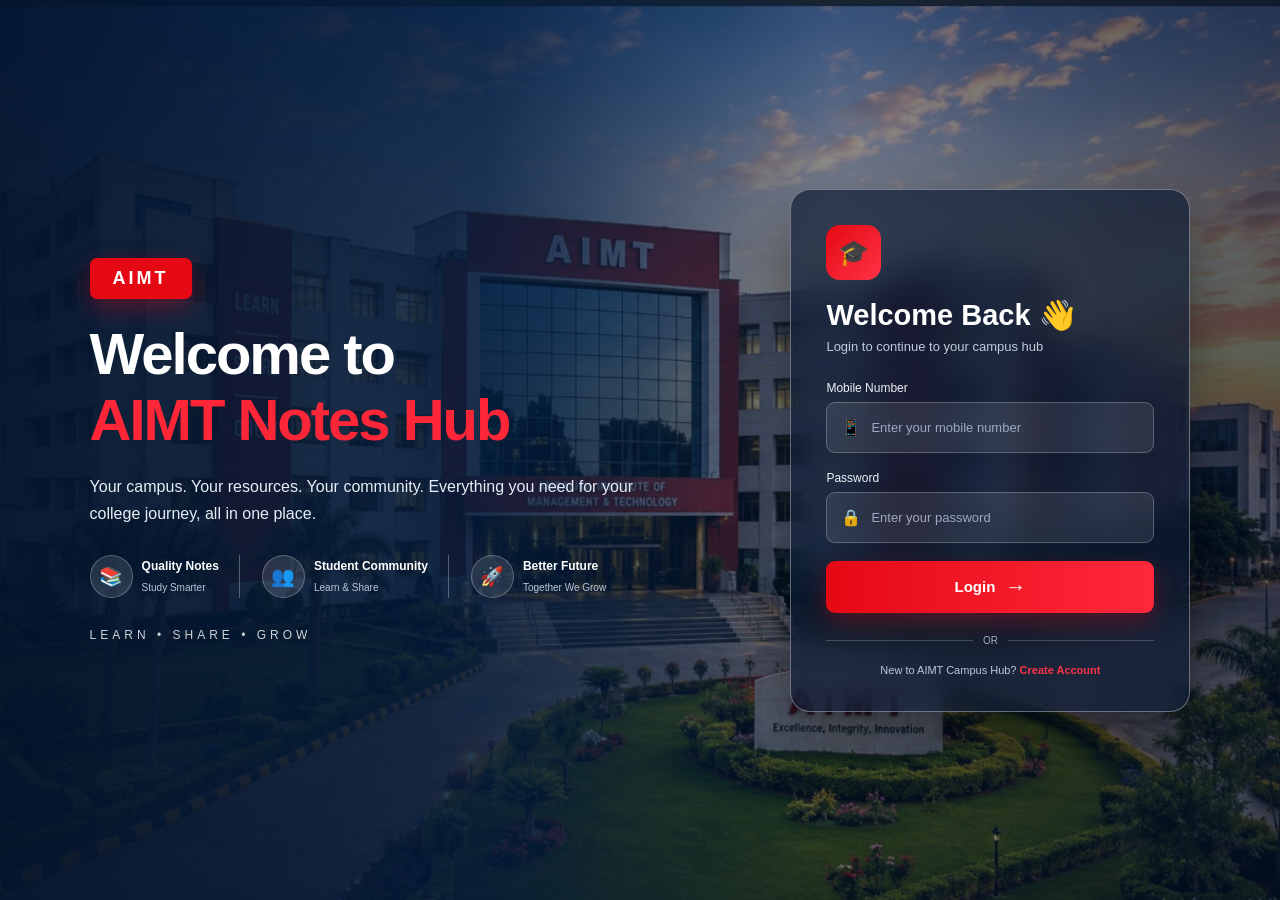
<file: login.html>
<!DOCTYPE html>
<html lang="en">
<head>
<meta charset="UTF-8">
<meta name="viewport" content="width=device-width, initial-scale=1.0">

<title>AIMT Notes Hub</title>

<style>

/* ================================
   RESET
================================ */

*{
    margin:0;
    padding:0;
    box-sizing:border-box;
}

html{
    scroll-behavior:smooth;
}

body{
    font-family:Arial, Helvetica, sans-serif;
    background:#f4f7fb;
    color:#10233f;
}


/* ================================
   LOGIN PAGE
================================ */

#loginPage{
    min-height:100vh;
    width:100%;

    position:relative;

    background-image:url("campus.jpg");
    background-size:cover;
    background-position:center;
    background-repeat:no-repeat;

    display:flex;
    align-items:center;

    overflow:hidden;
}


/* Dark overlay */

.campus-overlay{
    position:absolute;
    inset:0;

    background:
        linear-gradient(
            90deg,
            rgba(3,20,45,.95) 0%,
            rgba(3,28,60,.86) 38%,
            rgba(3,28,60,.45) 65%,
            rgba(3,20,45,.65) 100%
        );

    z-index:1;
}


/* Login content */

.login-content{
    width:100%;
    min-height:100vh;

    position:relative;
    z-index:2;

    display:flex;
    align-items:center;
    justify-content:space-between;

    gap:60px;

    padding:50px 7%;
}


/* ================================
   LEFT SIDE
================================ */

.welcome-section{
    max-width:650px;
    color:white;
}


.aimt-badge{
    display:inline-block;

    padding:10px 23px;

    border-radius:7px;

    background:#e50914;

    color:white;

    font-size:18px;

    font-weight:bold;

    letter-spacing:3px;

    margin-bottom:25px;

    box-shadow:
        0 8px 25px rgba(229,9,20,.35);
}


.welcome-section h1{
    font-size:58px;

    line-height:1.05;

    letter-spacing:-2px;

    margin-bottom:22px;
}


.welcome-section h1 span{
    display:block;

    color:#ff2638;

    margin-top:5px;
}


.welcome-section p{
    max-width:560px;

    color:#e7edf6;

    font-size:16px;

    line-height:1.7;

    margin-bottom:28px;
}


/* Features */

.features{
    display:flex;

    gap:22px;

    margin-top:25px;
}


.feature{
    display:flex;

    align-items:center;

    gap:9px;

    padding-right:20px;

    border-right:
        1px solid rgba(255,255,255,.3);
}


.feature:last-child{
    border-right:none;
}


.feature-icon{
    width:43px;
    height:43px;

    border-radius:50%;

    display:flex;

    justify-content:center;
    align-items:center;

    background:
        rgba(255,255,255,.12);

    border:
        1px solid rgba(255,255,255,.25);

    font-size:19px;
}


.feature b{
    display:block;

    font-size:12px;

    margin-bottom:4px;
}


.feature small{
    color:#b9c7d9;

    font-size:10px;
}


.slogan{
    margin-top:30px;

    font-size:12px;

    letter-spacing:4px;

    color:#fff;

    opacity:.8;
}


/* ================================
   LOGIN CARD
================================ */

.login-card{
    width:400px;

    padding:35px;

    border-radius:20px;

    background:
        rgba(10,25,50,.67);

    border:
        1px solid rgba(255,255,255,.35);

    backdrop-filter:blur(16px);

    -webkit-backdrop-filter:blur(16px);

    box-shadow:
        0 25px 60px rgba(0,0,0,.45);

    color:white;
}


/* Logo */

.login-logo{
    width:55px;
    height:55px;

    display:flex;
    align-items:center;
    justify-content:center;

    border-radius:14px;

    background:
        linear-gradient(
            135deg,
            #e50914,
            #ff3345
        );

    font-size:25px;

    margin-bottom:18px;
}


.login-card h2{
    font-size:29px;

    margin-bottom:7px;
}


.login-description{
    color:#c0ccdc;

    font-size:13px;

    margin-bottom:27px;
}


/* Labels */

.login-card label{
    display:block;

    color:#edf2f8;

    font-size:12px;

    margin-bottom:7px;
}


/* Input */

.input-box{
    width:100%;
    height:51px;

    display:flex;
    align-items:center;

    gap:10px;

    padding:0 14px;

    margin-bottom:18px;

    border-radius:9px;

    background:
        rgba(255,255,255,.09);

    border:
        1px solid rgba(255,255,255,.23);

    transition:.25s;
}


.input-box:focus-within{
    border-color:#ff2638;

    box-shadow:
        0 0 0 3px
        rgba(255,38,56,.13);
}


.input-box span{
    font-size:16px;
}


.input-box input{
    width:100%;

    border:none;
    outline:none;

    background:transparent;

    color:white;

    font-size:13px;
}


.input-box input::placeholder{
    color:#9caabd;
}


/* Login button */

.login-button{
    width:100%;
    height:52px;

    border:none;

    border-radius:9px;

    background:
        linear-gradient(
            90deg,
            #e50914,
            #ff283b
        );

    color:white;

    font-size:15px;

    font-weight:bold;

    cursor:pointer;

    display:flex;

    align-items:center;

    justify-content:center;

    gap:10px;

    margin-top:5px;

    transition:.25s;

    box-shadow:
        0 9px 25px
        rgba(229,9,20,.30);
}


.login-button:hover{
    transform:translateY(-2px);

    box-shadow:
        0 13px 30px
        rgba(229,9,20,.45);
}


.login-button span{
    font-size:21px;
}


/* OR */

.or-line{
    display:flex;

    align-items:center;

    gap:10px;

    margin:22px 0 18px;

    color:#9eacbf;

    font-size:10px;
}


.or-line span{
    height:1px;

    flex:1;

    background:
        rgba(255,255,255,.2);
}


.create-account{
    text-align:center;

    color:#bcc8d8;

    font-size:11px;
}


.create-account a{
    color:#ff3345;

    font-weight:bold;

    text-decoration:none;
}


/* ================================
   HOME PAGE
================================ */

#homePage{
    display:none;
}


/* Navbar */

.navbar{
    height:70px;

    background:#071b38;

    color:white;

    display:flex;

    align-items:center;

    padding:0 5%;

    position:sticky;

    top:0;

    z-index:50;
}


.logo{
    font-size:23px;

    font-weight:bold;
}


.logo span{
    color:#4c96ff;
}


.nav{
    margin-left:auto;
}


.nav button{
    border:none;

    background:transparent;

    color:white;

    margin-left:25px;

    font-weight:bold;

    cursor:pointer;
}


/* Main */

.container{
    width:90%;

    max-width:1200px;

    margin:auto;
}


/* ================================
   CAMPUS HERO
================================ */

.hero{
    margin-top:30px;

    min-height:390px;

    border-radius:18px;

    overflow:hidden;

    position:relative;

    background-image:
        linear-gradient(
            90deg,
            rgba(4,27,57,.94),
            rgba(4,45,90,.72),
            rgba(4,45,90,.15)
        ),
        url("campus.jpg");

    background-size:cover;

    background-position:center;

    display:flex;

    align-items:center;

    box-shadow:
        0 12px 35px
        rgba(0,0,0,.15);
}


.hero-content{
    padding:50px;

    color:white;

    max-width:650px;
}


.hero h1{
    font-size:48px;

    line-height:1.1;
}


.hero h1 span{
    color:#ff3345;
}


.hero p{
    margin-top:18px;

    line-height:1.7;

    color:#e9eff7;

    max-width:520px;
}


.buttons{
    margin-top:25px;
}


.buttons button{
    padding:13px 20px;

    border-radius:7px;

    font-weight:bold;

    cursor:pointer;
}


.upload-main{
    background:#e50914;

    color:white;

    border:none;
}


.upload-main:hover{
    background:#c90812;
}


.explore{
    margin-left:8px;

    background:white;

    color:#10233f;

    border:1px solid white;
}


/* ================================
   SUBJECTS
================================ */

.heading{
    margin:38px 0 18px;

    font-size:24px;
}


.subjects{
    display:grid;

    grid-template-columns:
        repeat(5,1fr);

    gap:15px;
}


.subject{
    background:white;

    padding:20px;

    border:1px solid #dfe6ef;

    border-radius:11px;

    cursor:pointer;

    transition:.25s;
}


.subject:hover{
    transform:translateY(-5px);

    box-shadow:
        0 10px 25px
        rgba(0,0,0,.10);
}


.subject-icon{
    width:48px;
    height:48px;

    display:flex;

    align-items:center;
    justify-content:center;

    border-radius:50%;

    color:white;

    font-weight:bold;

    margin-bottom:12px;
}


.math{
    background:#287ce0;
}


.chem{
    background:#31b779;
}


.electronic{
    background:#efa914;
}


.mechanical{
    background:#7550dd;
}


.evs{
    background:#25a967;
}


.subject h3{
    font-size:16px;
}


.subject p{
    color:#777;

    font-size:12px;

    margin-top:5px;
}


/* ================================
   NOTES
================================ */

.notes{
    display:grid;

    grid-template-columns:
        repeat(3,1fr);

    gap:18px;

    margin-bottom:50px;
}


.note{
    background:white;

    border:1px solid #dfe6ef;

    padding:20px;

    border-radius:11px;
}


.note h3{
    font-size:16px;

    margin-bottom:8px;
}


.subject-name{
    color:#1769e8;

    font-size:13px;
}


.note small{
    display:block;

    color:#777;

    margin:12px 0;
}


.view{
    padding:8px 14px;

    border:none;

    border-radius:6px;

    background:#edf4ff;

    color:#1769e8;

    cursor:pointer;
}


.empty{
    background:white;

    padding:30px;

    border-radius:10px;

    color:#777;
}


/* ================================
   UPLOAD MODAL
================================ */

.modal{
    display:none;

    position:fixed;

    inset:0;

    z-index:100;

    background:
        rgba(0,0,0,.65);

    align-items:center;

    justify-content:center;

    padding:20px;
}


.modal-box{
    width:430px;

    max-width:100%;

    background:white;

    padding:30px;

    border-radius:15px;

    position:relative;
}


.close{
    position:absolute;

    right:15px;
    top:10px;

    border:none;

    background:none;

    font-size:28px;

    cursor:pointer;
}


.modal-box h2{
    margin-bottom:20px;
}


.modal-box input,
.modal-box select{
    width:100%;

    padding:12px;

    margin-bottom:13px;

    border:
        1px solid #ccd5e2;

    border-radius:7px;
}


.file-buttons{
    display:grid;

    grid-template-columns:1fr 1fr;

    gap:10px;
}


.file-buttons button{
    padding:13px;

    border-radius:7px;

    cursor:pointer;
}


.camera{
    background:#1769e8;

    color:white;

    border:none;
}


.pdf{
    background:white;

    color:#1769e8;

    border:
        1px solid #1769e8;
}


#fileText{
    color:#1769e8;

    font-size:13px;

    margin:12px 0;

    word-break:break-word;
}


#preview{
    width:100%;

    max-height:180px;

    object-fit:contain;

    display:none;

    margin-bottom:12px;

    border-radius:7px;
}


.final-upload{
    width:100%;

    padding:13px;

    background:#e50914;

    color:white;

    border:none;

    border-radius:7px;

    font-weight:bold;

    cursor:pointer;
}


/* ================================
   SUBJECT PAGE
================================ */

#subjectPage{
    display:none;
}


.back{
    margin-top:25px;

    padding:10px 15px;

    background:white;

    border:
        1px solid #ccd5e2;

    border-radius:7px;

    cursor:pointer;
}


#subjectPage h1{
    margin:25px 0;
}


/* ================================
   MOBILE
================================ */

@media(max-width:900px){

    .login-content{
        gap:30px;

        padding:35px;
    }

    .welcome-section h1{
        font-size:43px;
    }

    .login-card{
        width:360px;
    }

    .subjects{
        grid-template-columns:
            repeat(2,1fr);
    }

    .notes{
        grid-template-columns:
            repeat(2,1fr);
    }

}


@media(max-width:700px){

    #loginPage{
        overflow:auto;
    }

    .login-content{
        flex-direction:column;

        justify-content:center;

        text-align:center;

        padding:35px 20px;

        gap:30px;
    }

    .welcome-section{
        max-width:600px;
    }

    .welcome-section h1{
        font-size:36px;
    }

    .welcome-section p{
        font-size:14px;
    }

    .features{
        justify-content:center;

        flex-wrap:wrap;
    }

    .feature{
        border:none;

        padding:0;
    }

    .slogan{
        margin-top:20px;
    }

    .login-card{
        width:100%;

        max-width:400px;

        text-align:left;
    }

    .hero{
        min-height:500px;
    }

    .hero-content{
        padding:30px;
    }

    .hero h1{
        font-size:38px;
    }

    .nav{
        display:none;
    }

}


@media(max-width:500px){

    .subjects,
    .notes{
        grid-template-columns:1fr;
    }

    .file-buttons{
        grid-template-columns:1fr;
    }

    .welcome-section h1{
        font-size:31px;
    }

    .features{
        display:none;
    }

}

</style>
</head>


<body>


<!-- ==================================================
     LOGIN PAGE
================================================== -->

<div id="loginPage">

    <div class="campus-overlay"></div>

    <div class="login-content">


        <!-- LEFT -->

        <div class="welcome-section">

            <div class="aimt-badge">
                AIMT
            </div>


            <h1>
                Welcome to
                <span>AIMT Notes Hub</span>
            </h1>


            <p>
                Your campus. Your resources. Your community.
                Everything you need for your college journey,
                all in one place.
            </p>


            <div class="features">

                <div class="feature">

                    <div class="feature-icon">
                        📚
                    </div>

                    <div>
                        <b>Quality Notes</b>
                        <small>Study Smarter</small>
                    </div>

                </div>


                <div class="feature">

                    <div class="feature-icon">
                        👥
                    </div>

                    <div>
                        <b>Student Community</b>
                        <small>Learn & Share</small>
                    </div>

                </div>


                <div class="feature">

                    <div class="feature-icon">
                        🚀
                    </div>

                    <div>
                        <b>Better Future</b>
                        <small>Together We Grow</small>
                    </div>

                </div>

            </div>


            <div class="slogan">
                LEARN • SHARE • GROW
            </div>

        </div>


        <!-- RIGHT LOGIN -->

        <div class="login-card">


            <div class="login-logo">
                🎓
            </div>


            <h2>
                Welcome Back 👋
            </h2>


            <p class="login-description">
                Login to continue to your campus hub
            </p>


            <form onsubmit="login(event)">


                <label>
                    Mobile Number
                </label>


                <div class="input-box">

                    <span>
                        📱
                    </span>

                    <input
                        id="mobile"
                        type="tel"
                        maxlength="10"
                        placeholder="Enter your mobile number"
                        required
                    >

                </div>


                <label>
                    Password
                </label>


                <div class="input-box">

                    <span>
                        🔒
                    </span>

                    <input
                        id="password"
                        type="password"
                        placeholder="Enter your password"
                        required
                    >

                </div>


                <button
                    class="login-button"
                    type="submit"
                >

                    Login

                    <span>
                        →
                    </span>

                </button>


            </form>


            <div class="or-line">

                <span></span>

                OR

                <span></span>

            </div>


            <p class="create-account">

                New to AIMT Campus Hub?

                <a href="#">
                    Create Account
                </a>

            </p>


        </div>

    </div>

</div>



<!-- ==================================================
     HOME PAGE
================================================== -->

<div id="homePage">


    <header class="navbar">

        <div class="logo">
            AIMT <span>Notes Hub</span>
        </div>


        <div class="nav">

            <button onclick="home()">
                Home
            </button>

            <button onclick="scrollSubjects()">
                Notes
            </button>

            <button onclick="openUpload()">
                Upload Notes
            </button>

        </div>

    </header>


    <div class="container">


        <!-- HERO -->

        <section class="hero">

            <div class="hero-content">

                <h1>
                    Share Notes,<br>
                    Share <span>Knowledge</span>
                </h1>


                <p>
                    Upload your college notes and help other
                    students find useful study material easily.
                </p>


                <div class="buttons">

                    <button
                        class="upload-main"
                        onclick="openUpload()"
                    >
                        Upload Notes
                    </button>


                    <button
                        class="explore"
                        onclick="scrollSubjects()"
                    >
                        Explore Notes
                    </button>

                </div>

            </div>

        </section>



        <!-- SUBJECTS -->

        <h2
            class="heading"
            id="subjectHeading"
        >
            Explore Subjects
        </h2>


        <div class="subjects">


            <div
                class="subject"
                onclick="openSubject('Mathematics')"
            >

                <div class="subject-icon math">
                    M
                </div>

                <h3>
                    Mathematics
                </h3>

                <p id="mathCount">
                    0 Notes
                </p>

            </div>


            <div
                class="subject"
                onclick="openSubject('Chemistry')"
            >

                <div class="subject-icon chem">
                    C
                </div>

                <h3>
                    Chemistry
                </h3>

                <p id="chemCount">
                    0 Notes
                </p>

            </div>


            <div
                class="subject"
                onclick="openSubject('Electronic')"
            >

                <div class="subject-icon electronic">
                    E
                </div>

                <h3>
                    Electronic
                </h3>

                <p id="electronicCount">
                    0 Notes
                </p>

            </div>


            <div
                class="subject"
                onclick="openSubject('Mechanical')"
            >

                <div class="subject-icon mechanical">
                    M
                </div>

                <h3>
                    Mechanical
                </h3>

                <p id="mechanicalCount">
                    0 Notes
                </p>

            </div>


            <div
                class="subject"
                onclick="openSubject('EVS')"
            >

                <div class="subject-icon evs">
                    E
                </div>

                <h3>
                    EVS
                </h3>

                <p id="evsCount">
                    0 Notes
                </p>

            </div>

        </div>



        <!-- LATEST NOTES -->

        <h2 class="heading">
            Latest Notes
        </h2>


        <div
            class="notes"
            id="latestNotes"
        ></div>


    </div>

</div>



<!-- ==================================================
     SUBJECT PAGE
================================================== -->

<div id="subjectPage">

    <div class="container">

        <button
            class="back"
            onclick="home()"
        >
            ← Back
        </button>


        <h1 id="selectedSubject">
            Mathematics Notes
        </h1>


        <div
            class="notes"
            id="subjectNotes"
        ></div>

    </div>

</div>



<!-- ==================================================
     UPLOAD MODAL
================================================== -->

<div
    class="modal"
    id="uploadModal"
>

    <div class="modal-box">


        <button
            class="close"
            onclick="closeUpload()"
        >
            ×
        </button>


        <h2>
            Upload Notes
        </h2>


        <input
            id="noteName"
            type="text"
            placeholder="Enter Note / File Name"
        >


        <select id="noteSubject">

            <option value="">
                Select Subject
            </option>

            <option>
                Mathematics
            </option>

            <option>
                Chemistry
            </option>

            <option>
                Electronic
            </option>

            <option>
                Mechanical
            </option>

            <option>
                EVS
            </option>

        </select>


        <div class="file-buttons">

            <button
                class="camera"
                onclick="
                document.getElementById('camera').click()
                "
            >
                📷 Open Camera
            </button>


            <button
                class="pdf"
                onclick="
                document.getElementById('pdf').click()
                "
            >
                📄 Select PDF
            </button>

        </div>


        <input
            id="camera"
            type="file"
            accept="image/*"
            capture="environment"
            style="display:none"
            onchange="fileSelected(this)"
        >


        <input
            id="pdf"
            type="file"
            accept=".pdf,application/pdf"
            style="display:none"
            onchange="fileSelected(this)"
        >


        <div id="fileText"></div>


        <img
            id="preview"
        >


        <button
            class="final-upload"
            onclick="uploadNote()"
        >
            Upload Note
        </button>


    </div>

</div>



<script>

/* =========================
   LOGIN
========================= */

function login(event){

    event.preventDefault();


    const mobile =
        document.getElementById("mobile").value.trim();


    const password =
        document.getElementById("password").value;


    if(!/^\d{10}$/.test(mobile)){

        alert(
            "Please enter a valid 10 digit mobile number."
        );

        return;

    }


    if(password.length < 4){

        alert(
            "Password minimum 4 characters hona chahiye."
        );

        return;

    }


    document.getElementById("loginPage").style.display =
        "none";


    document.getElementById("homePage").style.display =
        "block";


    loadNotes();

}


/* =========================
   OPEN UPLOAD
========================= */

function openUpload(){

    document.getElementById("uploadModal").style.display =
        "flex";

}


function closeUpload(){

    document.getElementById("uploadModal").style.display =
        "none";

}


/* =========================
   FILE SELECT
========================= */

function fileSelected(input){

    const file = input.files[0];


    if(!file){
        return;
    }


    document.getElementById("fileText").innerText =
        "Selected: " + file.name;


    if(file.type.startsWith("image/")){

        const reader =
            new FileReader();


        reader.onload = function(e){

            const preview =
                document.getElementById("preview");


            preview.src =
                e.target.result;


            preview.style.display =
                "block";

        };


        reader.readAsDataURL(file);

    }

    else{

        document.getElementById("preview").style.display =
            "none";

    }

}


/* =========================
   UPLOAD NOTE
========================= */

function uploadNote(){

    const name =
        document.getElementById("noteName").value.trim();


    const subject =
        document.getElementById("noteSubject").value;


    const camera =
        document.getElementById("camera").files[0];


    const pdf =
        document.getElementById("pdf").files[0];


    const file =
        camera || pdf;


    if(!name){

        alert("Please enter Note Name.");

        return;

    }


    if(!subject){

        alert("Please select Subject.");

        return;

    }


    if(!file){

        alert("Please select PDF or Camera photo.");

        return;

    }


    const reader =
        new FileReader();


    reader.onload = function(){

        const notes =
            JSON.parse(
                localStorage.getItem("notes") || "[]"
            );


        notes.push({

            id:Date.now(),

            name:name,

            subject:subject,

            fileName:file.name,

            fileType:file.type,

            fileData:reader.result

        });


        localStorage.setItem(
            "notes",
            JSON.stringify(notes)
        );


        alert("Note successfully uploaded!");


        document.getElementById("noteName").value = "";

        document.getElementById("noteSubject").value = "";

        document.getElementById("camera").value = "";

        document.getElementById("pdf").value = "";

        document.getElementById("fileText").innerText = "";

        document.getElementById("preview").style.display =
            "none";


        closeUpload();

        loadNotes();

    };


    reader.readAsDataURL(file);

}


/* =========================
   LOAD NOTES
========================= */

function loadNotes(){

    const notes =
        JSON.parse(
            localStorage.getItem("notes") || "[]"
        );


    const box =
        document.getElementById("latestNotes");


    box.innerHTML = "";


    if(notes.length === 0){

        box.innerHTML =
            '<div class="empty">Abhi koi note upload nahi hua.</div>';

    }


    notes
        .slice()
        .reverse()
        .forEach(function(note){

            box.innerHTML += noteHTML(note);

        });


    updateCounts();

}


/* =========================
   NOTE HTML
========================= */

function noteHTML(note){

    return `

        <div class="note">

            <h3>
                ${safe(note.name)}
            </h3>

            <div class="subject-name">
                ${safe(note.subject)}
            </div>

            <small>
                File: ${safe(note.fileName)}
            </small>

            <button
                class="view"
                onclick="viewNote(${note.id})"
            >
                View Note
            </button>

        </div>

    `;

}


/* =========================
   UPDATE COUNTS
========================= */

function updateCounts(){

    const notes =
        JSON.parse(
            localStorage.getItem("notes") || "[]"
        );


    const subjects = {

        Mathematics:"mathCount",

        Chemistry:"chemCount",

        Electronic:"electronicCount",

        Mechanical:"mechanicalCount",

        EVS:"evsCount"

    };


    Object.keys(subjects).forEach(function(subject){

        const count =
            notes.filter(
                note =>
                note.subject === subject
            ).length;


        document.getElementById(
            subjects[subject]
        ).innerText =
            count + " Notes";

    });

}


/* =========================
   SUBJECT PAGE
========================= */

function openSubject(subject){

    document.getElementById("homePage").style.display =
        "none";


    document.getElementById("subjectPage").style.display =
        "block";


    document.getElementById("selectedSubject").innerText =
        subject + " Notes";


    const notes =
        JSON.parse(
            localStorage.getItem("notes") || "[]"
        );


    const filtered =
        notes.filter(
            note =>
            note.subject === subject
        );


    const box =
        document.getElementById("subjectNotes");


    box.innerHTML = "";


    if(filtered.length === 0){

        box.innerHTML =
            '<div class="empty">Is subject mein abhi koi notes nahi hain.</div>';

        return;

    }


    filtered
        .slice()
        .reverse()
        .forEach(function(note){

            box.innerHTML += noteHTML(note);

        });

}


/* =========================
   VIEW NOTE
========================= */

function viewNote(id){

    const notes =
        JSON.parse(
            localStorage.getItem("notes") || "[]"
        );


    const note =
        notes.find(
            n =>
            n.id === id
        );


    if(!note){

        alert("File nahi mili.");

        return;

    }


    const win =
        window.open();


    if(note.fileType === "application/pdf"){

        win.document.write(`

            <iframe
                src="${note.fileData}"
                style="
                    width:100%;
                    height:100vh;
                    border:0;
                "
            ></iframe>

        `);

    }

    else{

        win.document.write(`

            <img
                src="${note.fileData}"
                style="
                    max-width:100%;
                    max-height:100vh;
                    display:block;
                    margin:auto;
                "
            >

        `);

    }

}


/* =========================
   HOME
========================= */

function home(){

    document.getElementById("subjectPage").style.display =
        "none";


    document.getElementById("homePage").style.display =
        "block";


    loadNotes();

}


/* =========================
   SCROLL
========================= */

function scrollSubjects(){

    document
        .getElementById("subjectHeading")
        .scrollIntoView({
            behavior:"smooth"
        });

}


/* =========================
   SECURITY
========================= */

function safe(text){

    return String(text)
        .replace(/&/g,"&amp;")
        .replace(/</g,"&lt;")
        .replace(/>/g,"&gt;")
        .replace(/"/g,"&quot;");

}

</script>

</body>
</html>
</file>
